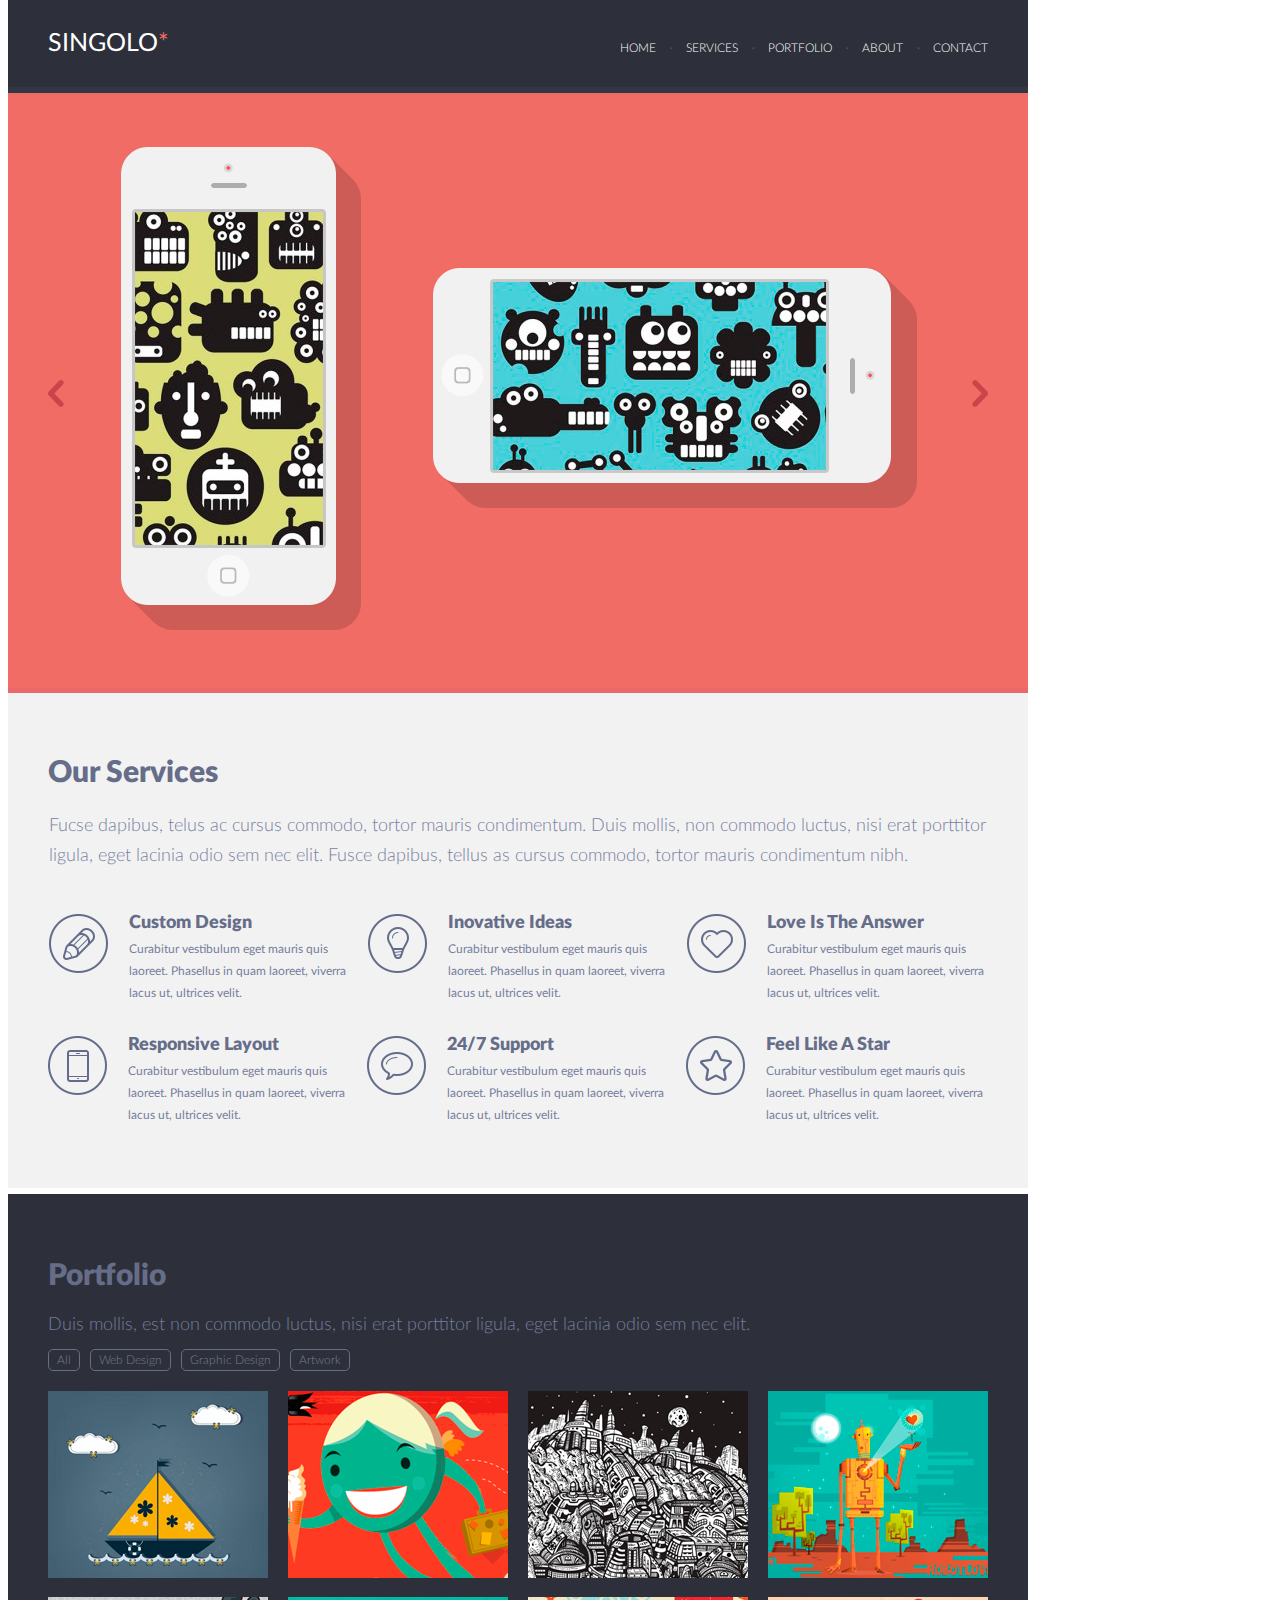
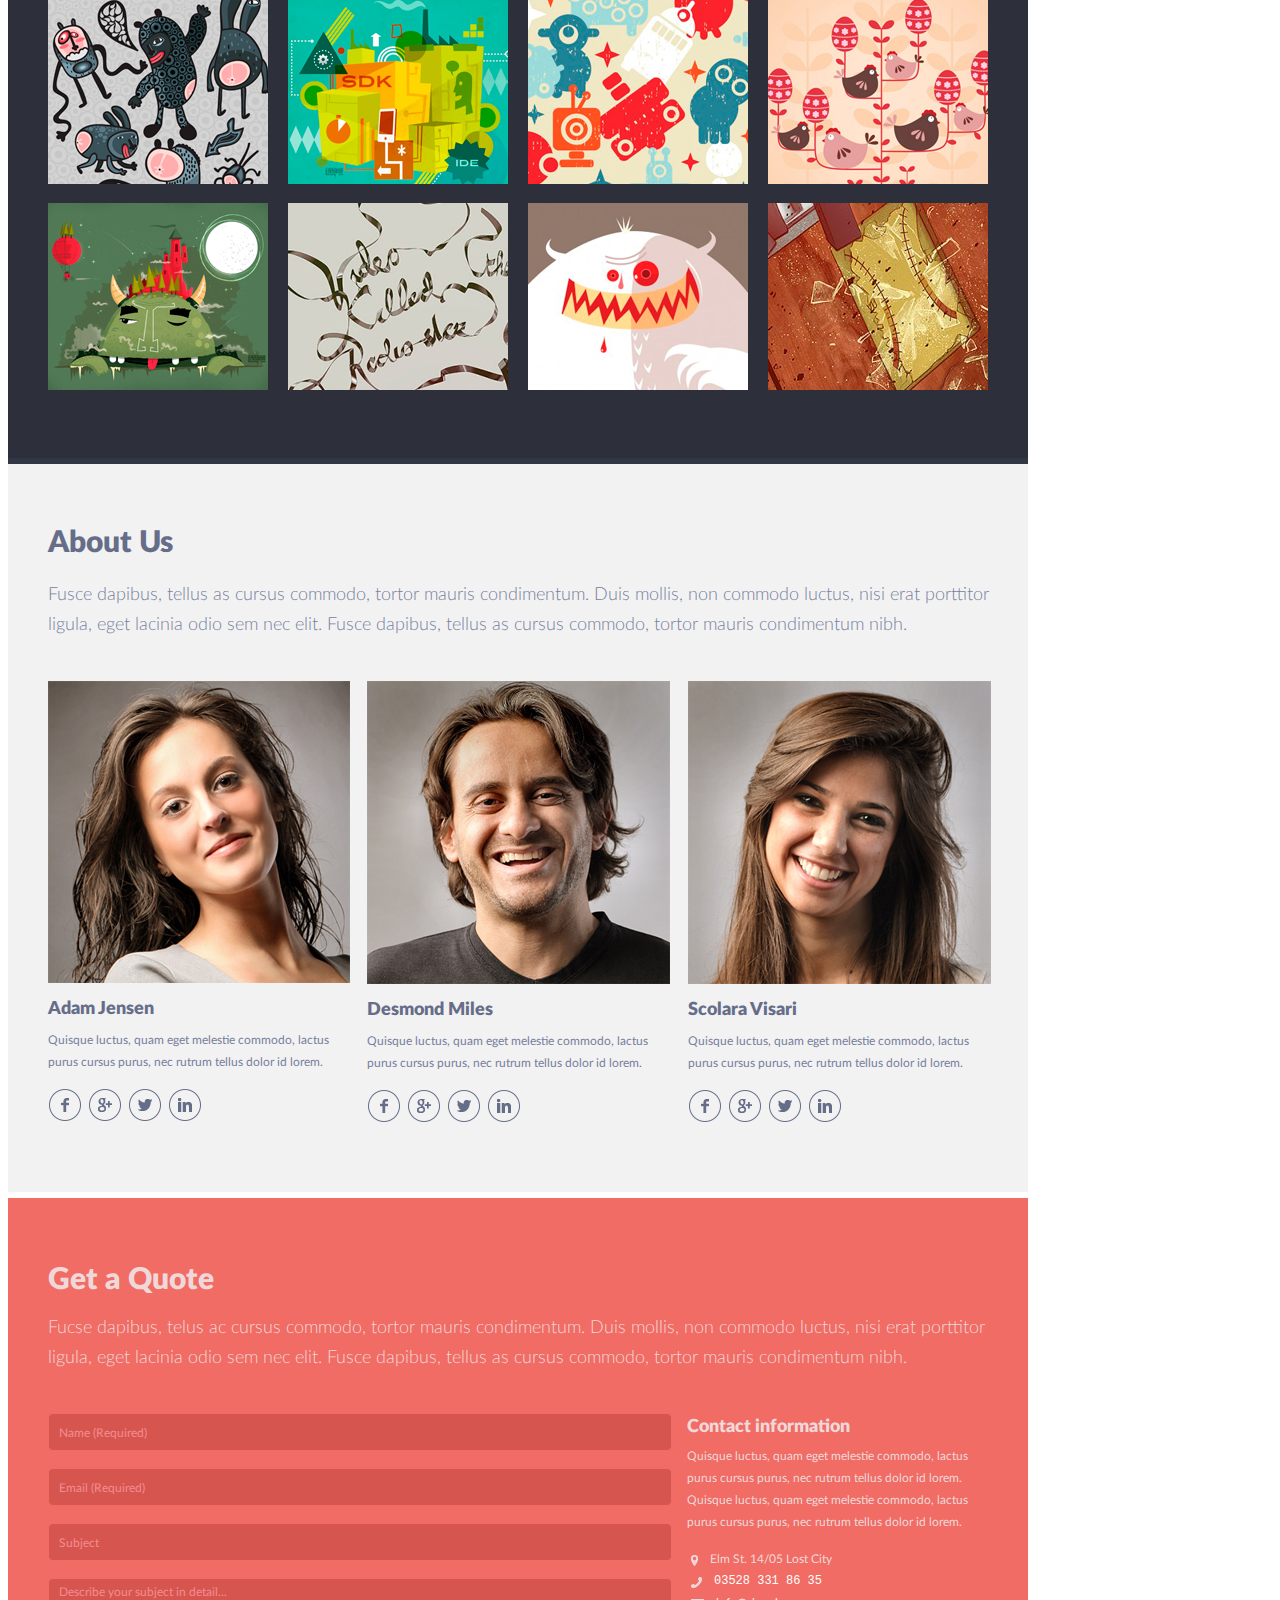
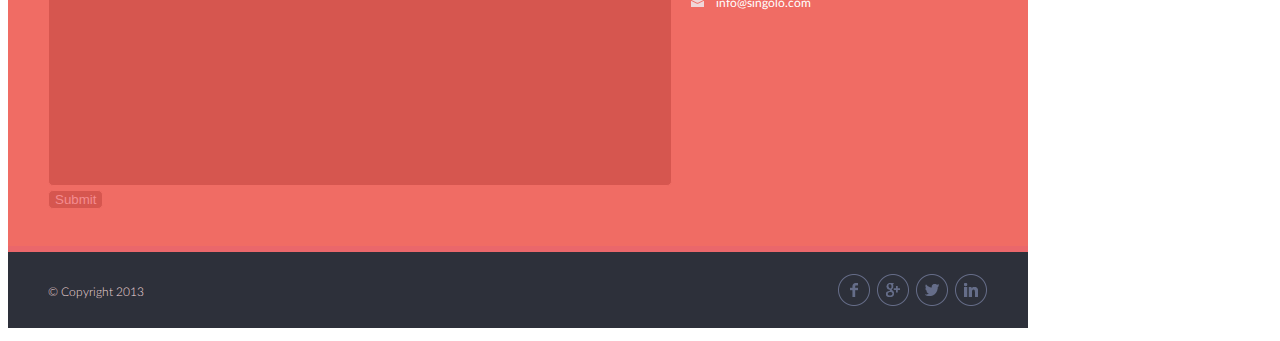
<file: index.html>
<!DOCTYPE html>
<html lang="en">
<head>
	<meta charset="utf-8">
	<title>singolo</title>
	<link rel="stylesheet" href="style.css">
</head>
<body>
	<header>
		<div class="headfixed">
		<div class="header">
			<h1>SINGOLO</h1>
			<div class="logo">
				SINGOLO<div class="red">*</div>
			</div>
			<div class="navigation">
				<p class="text"><a onclik="act()" href="#home">HOME</a></p><p class="point"><sup>.</sup></p>
				<p class="text"><a onclik="act()" href="#services">SERVICES</a></p><p class="point"><sup>.</sup></p>
				<p class="text"><a onclik="act()" href="#portfolio">PORTFOLIO</a></p><p class="point"><sup>.</sup></p>
				<p class="text"><a onclik="act()" href="#about">ABOUT</a></p><p class="point"><sup>.</sup></p>
				<p class="text"><a onclik="act()" href="#contact">CONTACT</a></p>
			</div>	    
	  	</div>
		<div class="lineheader">
		</div>
	   </div>	
	</header>	
		
	<main>
		<article id="home">
			<div class="carousel-container ">
				<div class="carousel-slides">
					<div id="lastClone" class="slide">
						<img src="assets/Slider.png" alt="">
					</div>
					<div class="slide">
						
						<div class="verticaliphone">
							<img src="assets/Vertical.png" alt="verticaliphone">	
						</div>
						<div class="horizontaliphone">											
							<img src="assets/Horizontal.png" alt="horizontaliphone">	
						</div>	
						
					</div>
					<div class="slide">
						<img src="assets/Slider.png" alt="">
					</div>
					<div id="firstClone" class="slide">
						
						<div class="verticaliphone">
							<img src="assets/Vertical.png" alt="verticaliphone">	
						</div>
						<div class="horizontaliphone">											
							<img src="assets/Horizontal.png" alt="horizontaliphone">	
						</div>
					</div>
				</div>	
				<div class="btn-container">
					<div class="btn" id="prev">	
						<img src="assets/chev.svg" alt="chev">
					</div>
					<div class="btn" id="next">
						<img src="assets/chev (1).svg" alt="chev">
					</div>
				</div>	
			</div>	
			<script src="script.js"></script>
			<div class="lineslider">
						</div>
		</article>
		<article id="services">
			<div class="ourservices">
				<div class="firstourblock">	
					<div class="head">
						<p>
							Our Services
						</p>
					</div>
					<div class="text">
						<p>
							Fucse dapibus, telus ac cursus commodo, tortor mauris condimentum. Duis mollis, non commodo luctus, nisi erat porttitor ligula, eget lacinia odio sem nec elit. Fusce dapibus, tellus as cursus commodo, tortor mauris condimentum nibh. 
						</p>
					</div>
				</div>	
				<div class="secondourblock">
					<div class="firstblock">
						<div class="first">	
							<div class="pen">
								<img src="assets/Ellipse.png" alt="pen">
							</div>	
							<div class="head">
								<p>
									Custom Design	
								</p>
							</div>
							<div class="text">
								<p>
									Curabitur vestibulum eget mauris quis laoreet. Phasellus in quam laoreet, viverra lacus ut, ultrices velit. 
								</p>
							</div>
						</div>
						<div class="second">
							<div class="bulb">
								<img src="assets/bulb.png" alt="bulb">
							</div>
							<div class="head">
								<p>
									Inovative Ideas
								</p>
							</div>
							<div class="text">
								<p>
									Curabitur vestibulum eget mauris quis laoreet. Phasellus in quam laoreet, viverra lacus ut, ultrices velit.
								</p>
							</div>
						</div>
						<div class="third">
							<div class="heart">
								<img src="assets/heart.png" alt="heart">
							</div>	
							<div class="head">
								<p>
									Love Is The Answer	
								</p>
							</div>
							<div class="text">
								<p>
									Curabitur vestibulum eget mauris quis laoreet. Phasellus in quam laoreet, viverra lacus ut, ultrices velit.
								</p>
							</div>
						</div>
					</div>
					<div class="secondblock">
						<div class="fourth">
							<div class="phone">
								<img src="assets/phone.png" alt="phone">
							</div>	
							<div class="head">
								<p>
									Responsive Layout
								</p>
							</div>
							<div class="text">
								<p>
									Curabitur vestibulum eget mauris quis laoreet. Phasellus in quam laoreet, viverra lacus ut, ultrices velit.
								</p>
							</div>
						</div>
						<div class="fifth">
							<div class="bubble">
								<img src="assets/bubble.png" alt="alt">
							</div>	
							<div class="head">
								<p>
									24/7 Support
								</p>
							</div>
							<div class="text">
								<p>
									Curabitur vestibulum eget mauris quis laoreet. Phasellus in quam laoreet, viverra lacus ut, ultrices velit.
								</p>
							</div>
						</div>
						<div class="sixth">
							<div class="star">
								<img src="assets/star.png" alt="star">
							</div>		
							<div class="head">
								<p>
									Feel Like A Star
								</p>
							</div>
							<div class="text">
								<p>
									Curabitur vestibulum eget mauris quis laoreet. Phasellus in quam laoreet, viverra lacus ut, ultrices velit.
								</p>
							</div>
					 	</div>
					</div>
				</div>
			</div>
			<div class="lineourservices">
			</div>
		</article>
	</main>
	<div id="portfolio" class="secondpage">
			<div class="firstpart">
				<div class="description">
					<div class="title">
						Portfolio
					</div>
					<div class="text">
						Duis mollis, est non commodo luctus, nisi erat porttitor ligula, eget lacinia odio sem nec elit.
					</div>	
					<div class="nav" id="portf">
						<div class="menu all" id="all">
							<p>All</p>
						</div>
						<div class="menu" id="wd">
							<p>Web Design</p>
						</div>
						<div class="menu graph" id="graph">
							<p>Graphic Design</p>
						</div>
						<div class="menu art" id="art">
							<p>Artwork</p>
						</div>
					</div>
				</div>
				<div class="gallery">
					<div class="block" id="imgs">
						<div class="img">
							<img src="assets/1.png" alt="1">
						</div>
						<div class="img">
							<img src="assets/5.png" alt="2">
						</div>
						<div class="img">
							<img src="assets/9.png" alt="3">
						</div>								
					</div>
					<div class="block">
						<div class="img">
							<img src="assets/2.png" alt="5">
						</div>
						<div class="img">
							<img src="assets/6.png" alt="6">
						</div>
						<div class="img">
							<img src="assets/10.png" alt="7">
						</div>
					</div>
					<div class="block">
						<div class="img">
							<img src="assets/3.png" alt="9">
						</div>
						<div class="img">
							<img src="assets/7.png" alt="10">
						</div>
						<div class="img">
							<img src="assets/11.png" alt="11">
						</div>
					</div>	
					<div class="block">
						<div class="img">
							<img src="assets/4.png" alt="9">
						</div>
						<div class="img">
							<img src="assets/8.png" alt="10">
						</div>
						<div class="img">
							<img src="assets/12.png" alt="11">
						</div>
					</div>
				</div>	
		</div>
		
	</div>
	<div id="about" class="lineheader"></div>
		<div class="aftersecondpart">
			<div class="aboutus">	
					<div class="secondpart">
						<div class="seconddescription">
							<div class="secondtitle">
								<p>About Us</p>
							</div>
							<div class="secondtext">
								<p>Fusce dapibus, tellus as cursus commodo, tortor mauris 	condimentum. Duis mollis, non commodo luctus, nisi erat porttitor ligula, eget lacinia odio sem nec elit. Fusce dapibus, tellus as cursus commodo, tortor mauris condimentum nibh.</p> 
							</div>
						</div>
						<div class="secondgallery">
							<div class="fotoblock">
								<div class="foto">
									<img src="assets/photo3.png" alt="firstphoto">
								</div>
								<div class="about">
									<div class="name">
										<p>Adam Jensen</p>
									</div>
									<div class="inf">
										<p>Quisque luctus, quam eget melestie commodo, lactus purus cursus purus, nec rutrum tellus dolor id lorem.</p> 
									</div>
								</div>
								<div class="link">
									<div class="img">
										<img src="assets/facebook.png" alt="facebook">
									</div>
									<div class="img">
										<img src="assets/google.png" alt="google">
									</div>
									<div class="img">
										<img src="assets/in.png" alt="twitter">
									</div>
									<div class="img">
										<img src="assets/twi.png" alt="linkedin">
									</div>
								</div>
							</div>
							<div class="secondfotoblock">
								<div class="foto">
									<img src="assets/photo2.png" alt="secondphoto">
								</div>
								<div class="about">
									<div class="name">
										<p>Desmond Miles</p>
									</div>
									<div class="inf">
										<p>Quisque luctus, quam eget melestie commodo, lactus purus cursus purus, nec rutrum tellus dolor id lorem.</p> 
									</div>
								</div>
								<div class="link">
									<div class="img">
										<img src="assets/facebook.png" alt="facebook">
									</div>
									<div class="img">
										<img src="assets/google.png" alt="google">
									</div>
									<div class="img">
										<img src="assets/in.png" alt="twitter">
									</div>
									<div class="img">
										<img src="assets/twi.png" alt="linkedin">
									</div>
								</div>
							</div>
							<div class="fotoblock">
								<div class="foto">
									<img src="assets/photo1.png" alt="thirdphoto">
								</div>
								<div class="about">
									<div class="name">
										<p>Scolara Visari</p>
									</div>
									<div class="inf">
										<p>Quisque luctus, quam eget melestie commodo, lactus 	purus cursus purus, nec rutrum tellus dolor id lorem.</p> 
									</div>
								</div>
								<div class="link">
									<div class="img">
										<img src="assets/facebook.png" alt="facebook">
									</div>
									<div class="img">
										<img src="assets/google.png" alt="google">
									</div>
									<div class="img">
										<img src="assets/in.png" alt="twitter">
									</div>
									<div class="img">
										<img src="assets/twi.png" alt="linkedin">
									</div>
								</div>
							</div>
						</div>
					</div>
				</div>
				<div class="lineourservices">
			</div>
				<div id="contact" class="thirdpage">
		<div class="getaquote">
			<div class="label">
				<p>Get a Quote</p>
			</div>
			<div class="inform">
				<p>Fucse dapibus, telus ac cursus commodo, tortor mauris condimentum. Duis mollis, non commodo luctus, nisi erat porttitor ligula, eget lacinia odio sem nec elit. Fusce dapibus, tellus as cursus commodo, tortor mauris condimentum nibh.</p> 
			</div>
			<div class="content">
				<div class="forms">
					<form action="xxx">
						<input class="inputtext" type="text" placeholder="Name (Required)" required>
						<input class="inputtext" type="text" placeholder="Email (Required)" required>
						<input class="inputtext" type="text" placeholder="Subject">
						<textarea name="name" class="sew" cols="30" rows="10" placeholder="Describe your subject in detail..."></textarea>
						<input class="submit" type="submit">
					</form>
				</div>
				<div class="note">
					<div class="caption">
						<p>Contact information</p>
					</div>
					<div class="text">
						<p>Quisque luctus, quam eget melestie commodo, lactus purus cursus purus, nec rutrum tellus dolor id lorem. Quisque luctus, quam eget melestie commodo, lactus purus cursus purus, nec rutrum tellus dolor id lorem.</p>
					</div>
					<div class="contactinf">
						<div class="inf">
							<div><img src="assets/location3.png" alt="adress">
							<p class="pad">
								Elm St. 14/05 Lost City	
							</p>
						</div>
						<div class="inf">
							<img src="assets/phone3.png" alt="phone">
							<pre><a href="035283318635">03528 331 86 35</a></pre>
						</div>
						<div class="inf">
							<img src="assets/mail3.png" alt="inf">
							<p>
								<a href="mailto:info@singolo.com">info@singolo.com</a>
							</p>
						</div>
					</div>
				</div>
			</div>
		</div>
	</div>
	</div>
	<div class="thirdpagebg"></div>
	<footer>
		<div class="footer">
			<div class="inf">
				<p class="inf">&#169 Copyright 2013</p>
			</div>
			<div class="links">
				<div class="img">
					<img src="assets/facebook.png" alt="facebook">
				</div>
				<div class="img">
					<img src="assets/google.png" alt="google">
				</div>
				<div class="img">
					<img src="assets/in.png" alt="twitter">
				</div>
				<div class="img">
					<img src="assets/twi.png" alt="linkedin">
				</div>
			</div>
		</div>
	</footer>
</body>
</html>
</file>
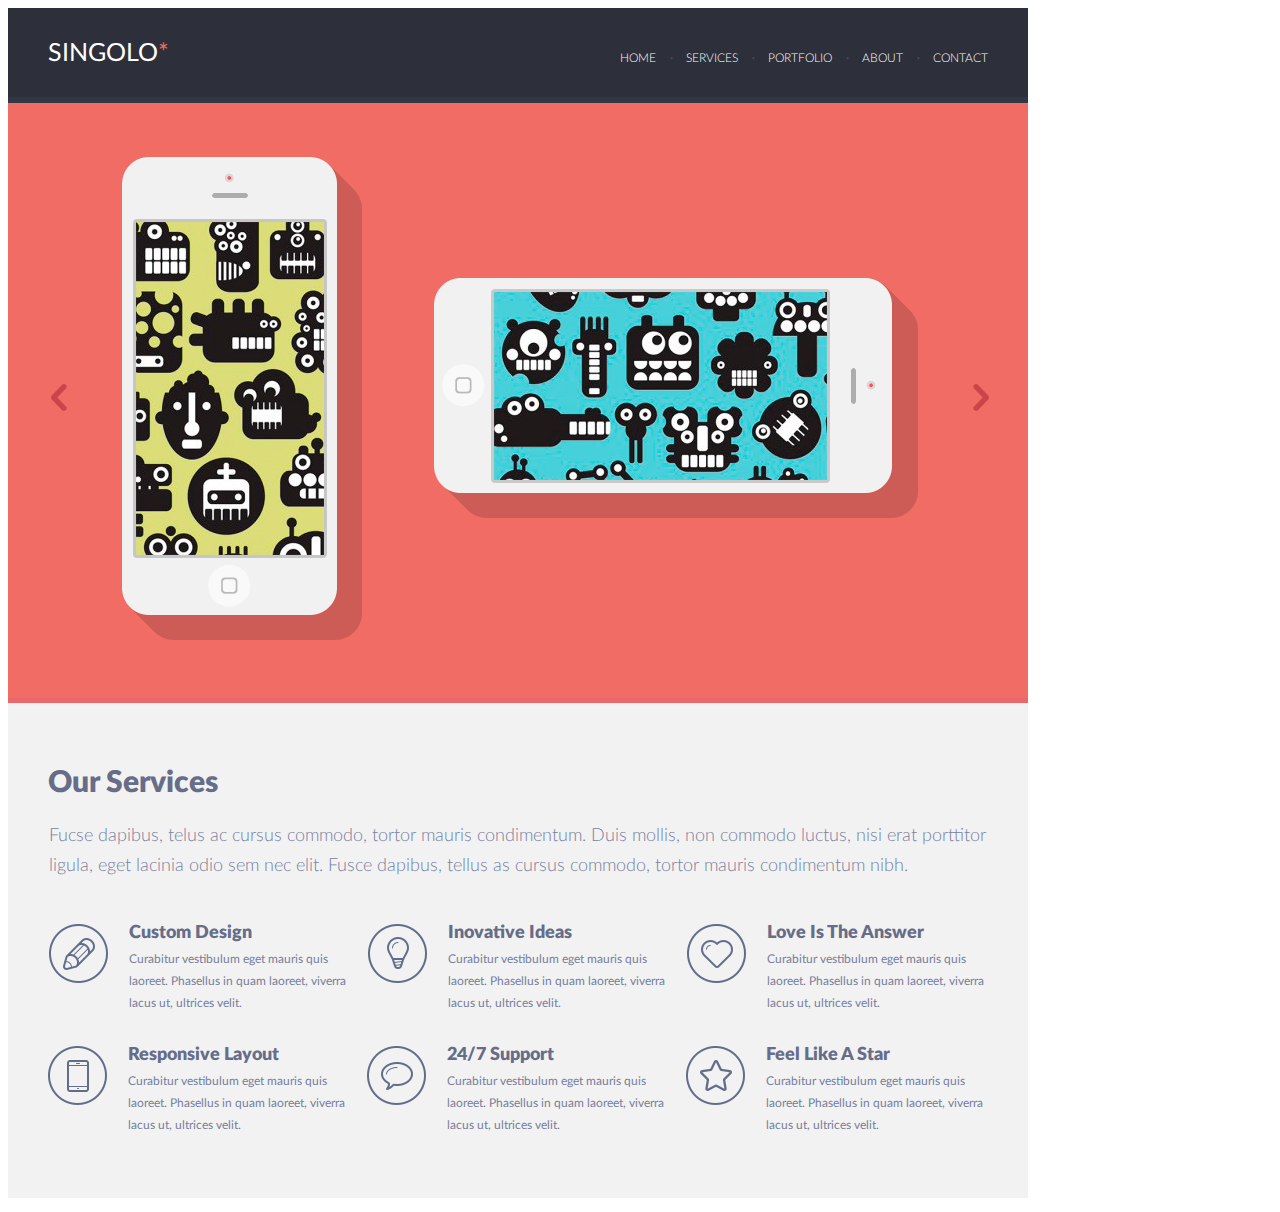
<file: singolo1.html>
<!DOCTYPE html>
<html len="en">
<head>
	<meta charset="utf-8">
	<title>singolo</title>
	<link rel="stylesheet" href="singolo1.css">
</head>
<body>
	<header>
		<div class="header">
			<h1>SINGOLO</h1>
			<div class="logo">
				SINGOLO<div class="red">*</div>
			</div>
			<div class="nav">
				<p class="text">HOME</p><p class="point"><sup>.</sup></p>
				<p class="text">SERVICES</p><p class="point"><sup>.</sup></p>
				<p class="text">PORTFOLIO</p><p class="point"><sup>.</sup></p>
				<p class="text">ABOUT</p><p class="point"><sup>.</sup></p>
				<p class="text">CONTACT</p>
			</div>	    
	  	</div>
		<div class="lineheader">
		</div>
	</header>		
	<main>
		<article>
			<div class="slider">
				<div class="leftchev">	
					<img src="assets/chev (1).png" alt="chev">
				</div>
				<div class="verticaliphone">
					<img src="assets/Vertical.png" alt="verticaliphone">	
				</div>
				<div class="horizontaliphone">											
					<img src="assets/Horizontal.png" alt="horizontaliphone">	
				</div>
				<div class="rightchev">
					<img src="assets/chev.png" alt="chev">
				</div>	
			</div>
			<div class="lineslider">
			</div>
		</article>
		<article>
			<div class="ourservices">
				<div class="firstourblock">	
					<div class="head">
						<p>
							Our Services
						</p>
					</div>
					<div class="text">
						<p>
							Fucse dapibus, telus ac cursus commodo, tortor mauris condimentum. Duis mollis, non commodo luctus, nisi erat porttitor ligula, eget lacinia odio sem nec elit. Fusce dapibus, tellus as cursus commodo, tortor mauris condimentum nibh. 
						</p>
					</div>
				</div>	
				<div class="secondourblock">
					<div class="firstblock">
						<div class="first">	
							<div class="pen">
								<img src="assets/Ellipse.png" alt="pen">
							</div>	
							<div class="head">
								<p>
									Custom Design	
								</p>
							</div>
							<div class="text">
								<p>
									Curabitur vestibulum eget mauris quis laoreet. Phasellus in quam laoreet, viverra lacus ut, ultrices velit. 
								</p>
							</div>
						</div>
						<div class="second">
							<div class="bulb">
								<img src="assets/bulb.png" alt="bulb">
							</div>
							<div class="head">
								<p>
									Inovative Ideas
								</p>
							</div>
							<div class="text">
								<p>
									Curabitur vestibulum eget mauris quis laoreet. Phasellus in quam laoreet, viverra lacus ut, ultrices velit.
								</p>
							</div>
						</div>
						<div class="third">
							<div class="heart">
								<img src="assets/heart.png" alt="heart">
							</div>	
							<div class="head">
								<p>
									Love Is The Answer	
								</p>
							</div>
							<div class="text">
								<p>
									Curabitur vestibulum eget mauris quis laoreet. Phasellus in quam laoreet, viverra lacus ut, ultrices velit.
								</p>
							</div>
						</div>
					</div>
					<div class="secondblock">
						<div class="fourth">
							<div class="phone">
								<img src="assets/phone.png" alt="phone">
							</div>	
							<div class="head">
								<p>
									Responsive Layout
								</p>
							</div>
							<div class="text">
								<p>
									Curabitur vestibulum eget mauris quis laoreet. Phasellus in quam laoreet, viverra lacus ut, ultrices velit.
								</p>
							</div>
						</div>
						<div class="fifth">
							<div class="bubble">
								<img src="assets/bubble.png" alt="alt">
							</div>	
							<div class="head">
								<p>
									24/7 Support
								</p>
							</div>
							<div class="text">
								<p>
									Curabitur vestibulum eget mauris quis laoreet. Phasellus in quam laoreet, viverra lacus ut, ultrices velit.
								</p>
							</div>
						</div>
						<div class="sixth">
							<div class="star">
								<img src="assets/star.png" alt="star">
							</div>		
							<div class="head">
								<p>
									Feel Like A Star
								</p>
							</div>
							<div class="text">
								<p>
									Curabitur vestibulum eget mauris quis laoreet. Phasellus in quam laoreet, viverra lacus ut, ultrices velit.
								</p>
							</div>
					 	</div>
					</div>
				</div>
			</div>
			<div class="lineourservices">
			</div>
		</article>
	</main>
</body>

</html>
</file>
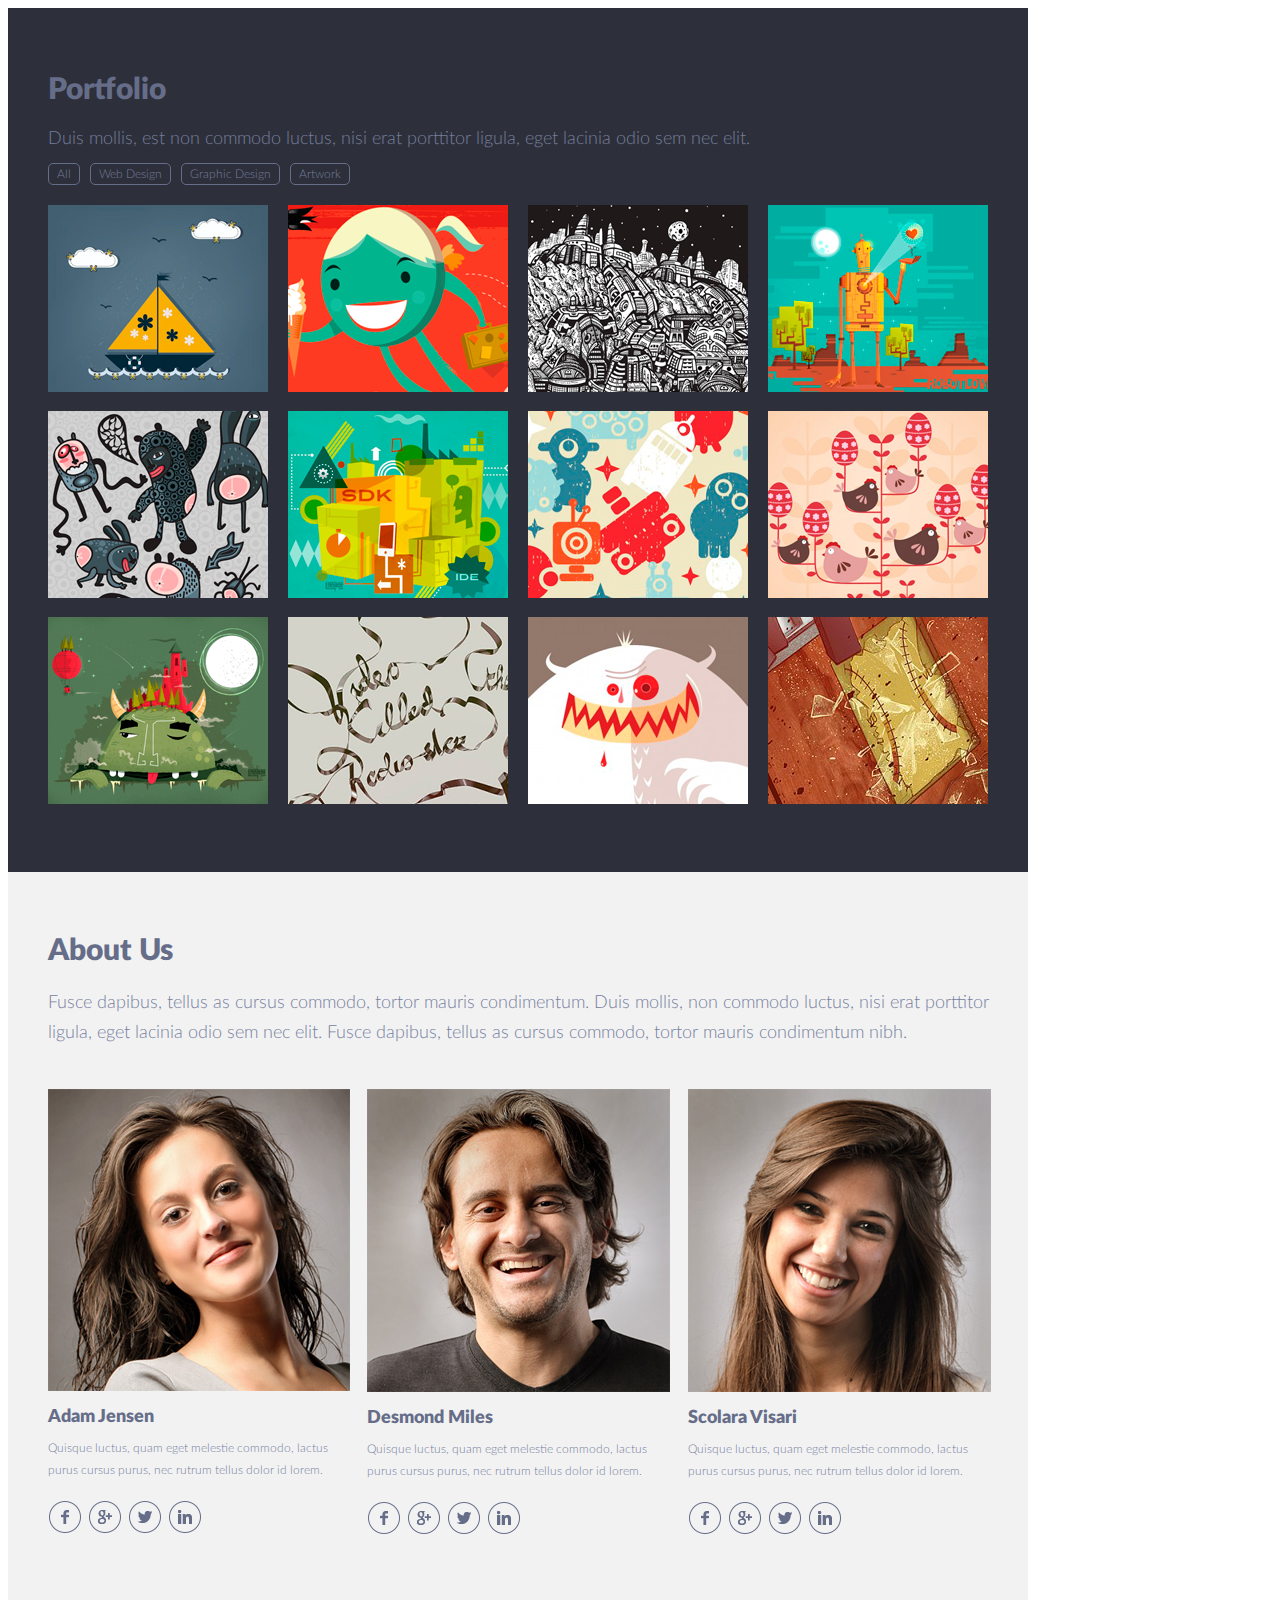
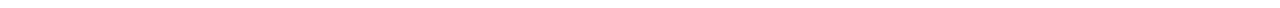
<file: singolo2.html>
<!DOCTYPE html>
<html lan="en">
	<head>
		<meta charset="utf-8">
		<title>singolo</title>
		<link rel="stylesheet" href="singolo2.css">
	</head>
	<body>
		<div class="secondpage">
			<div class="firstpart">
				<div class="description">
					<div class="title">
						Portfolio
					</div>
					<div class="text">
						Duis mollis, est non commodo luctus, nisi erat porttitor ligula, eget lacinia odio sem nec elit.
					</div>	
					<div class="nav">
						<div class="menu">
							<p>All</p>
						</div>
						<div class="menu">
							<p>Web Design</p>
						</div>
						<div class="menu">
							<p>Graphic Design</p>
						</div>
						<div class="menu">
							<p>Artwork</p>
						</div>
					</div>
				</div>
				<div class="gallery">
					<div class="block">
						<div class="img">
							<img src="assets/1.png" alt="1">
						</div>
						<div class="img">
							<img src="assets/5.png" alt="2">
						</div>
						<div class="img">
							<img src="assets/9.png" alt="3">
						</div>								
					</div>
					<div class="block">
						<div class="img">
							<img src="assets/2.png" alt="5">
						</div>
						<div class="img">
							<img src="assets/6.png" alt="6">
						</div>
						<div class="img">
							<img src="assets/10.png" alt="7">
						</div>
					</div>
					<div class="block">
						<div class="img">
							<img src="assets/3.png" alt="9">
						</div>
						<div class="img">
							<img src="assets/7.png" alt="10">
						</div>
						<div class="img">
							<img src="assets/11.png" alt="11">
						</div>
					</div>	
					<div class="block">
						<div class="img">
							<img src="assets/4.png" alt="9">
						</div>
						<div class="img">
							<img src="assets/8.png" alt="10">
						</div>
						<div class="img">
							<img src="assets/12.png" alt="11">
						</div>
					</div>
				</div>	
		</div>
		<div class="firstbottomline"></div>
	</div>
		<div class="aftersecondpart">
			<div class="aboutus">	
					<div class="secondpart">
						<div class="seconddescription">
							<div class="secondtitle">
								<p>About Us</p>
							</div>
							<div class="secondtext">
								<p>Fusce dapibus, tellus as cursus commodo, tortor mauris 	condimentum. Duis mollis, non commodo luctus, nisi erat porttitor ligula, eget lacinia odio sem nec elit. Fusce dapibus, tellus as cursus commodo, tortor mauris condimentum nibh.</p> 
							</div>
						</div>
						<div class="secondgallery">
							<div class="fotoblock">
								<div class="foto">
									<img src="assets/photo3.png" alt="firstphoto">
								</div>
								<div class="about">
									<div class="name">
										<p>Adam Jensen</p>
									</div>
									<div class="inf">
										<p>Quisque luctus, quam eget melestie commodo, lactus purus cursus purus, nec rutrum tellus dolor id lorem.</p> 
									</div>
								</div>
								<div class="link">
									<div class="img">
										<img src="assets/facebook.png" alt="facebook">
									</div>
									<div class="img">
										<img src="assets/google.png" alt="google">
									</div>
									<div class="img">
										<img src="assets/in.png" alt="twitter">
									</div>
									<div class="img">
										<img src="assets/twi.png" alt="linkedin">
									</div>
								</div>
							</div>
							<div class="secondfotoblock">
								<div class="foto">
									<img src="assets/photo2.png" alt="secondphoto">
								</div>
								<div class="about">
									<div class="name">
										<p>Desmond Miles</p>
									</div>
									<div class="inf">
										<p>Quisque luctus, quam eget melestie commodo, lactus purus cursus purus, nec rutrum tellus dolor id lorem.</p> 
									</div>
								</div>
								<div class="link">
									<div class="img">
										<img src="assets/facebook.png" alt="facebook">
									</div>
									<div class="img">
										<img src="assets/google.png" alt="google">
									</div>
									<div class="img">
										<img src="assets/in.png" alt="twitter">
									</div>
									<div class="img">
										<img src="assets/twi.png" alt="linkedin">
									</div>
								</div>
							</div>
							<div class="fotoblock">
								<div class="foto">
									<img src="assets/photo1.png" alt="thirdphoto">
								</div>
								<div class="about">
									<div class="name">
										<p>Scolara Visari</p>
									</div>
									<div class="inf">
										<p>Quisque luctus, quam eget melestie commodo, lactus 	purus cursus purus, nec rutrum tellus dolor id lorem.</p> 
									</div>
								</div>
								<div class="link">
									<div class="img">
										<img src="assets/facebook.png" alt="facebook">
									</div>
									<div class="img">
										<img src="assets/google.png" alt="google">
									</div>
									<div class="img">
										<img src="assets/in.png" alt="twitter">
									</div>
									<div class="img">
										<img src="assets/twi.png" alt="linkedin">
									</div>
								</div>
							</div>
						</div>
					</div>
				</div>
	</body>
</html>
</file>
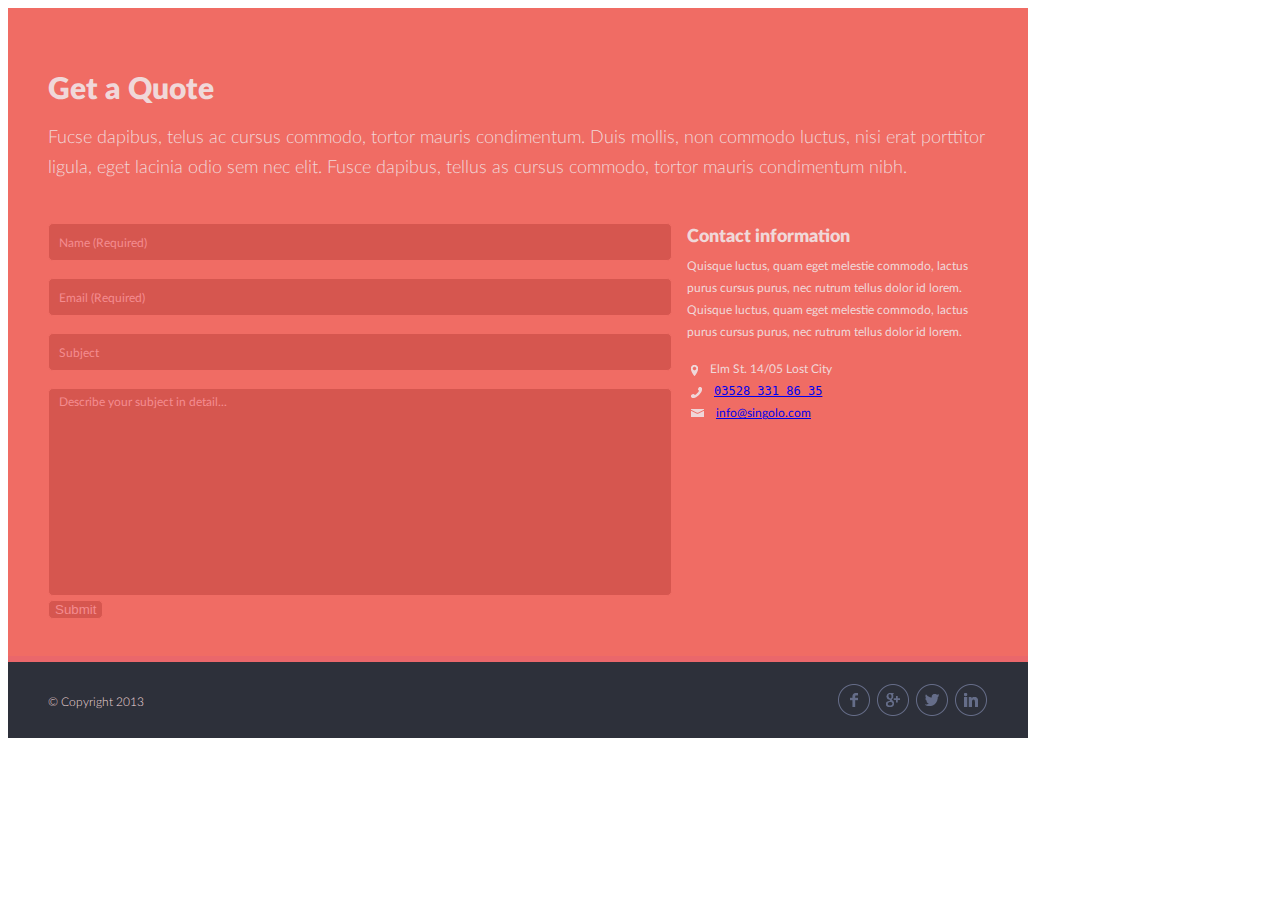
<file: singolo3.html>
<!DOCTYPE html>
<html lang="en">
<head>
	<meta charset="utf-8">
	<title>singolo</title>
	<link rel="stylesheet" href="singolo3.css">
</head>
<body>
	<div class="thirdpage">
		<div class="getaquote">
			<div class="label">
				<p>Get a Quote</p>
			</div>
			<div class="inform">
				<p>Fucse dapibus, telus ac cursus commodo, tortor mauris condimentum. Duis mollis, non commodo luctus, nisi erat porttitor ligula, eget lacinia odio sem nec elit. Fusce dapibus, tellus as cursus commodo, tortor mauris condimentum nibh.</p> 
			</div>
			<div class="content">
				<div class="forms">
					<form action="xxx">
						<input class="inputtext" type="text" placeholder="Name (Required)" required>
						<input class="inputtext" type="text" placeholder="Email (Required)" required>
						<input class="inputtext" type="text" placeholder="Subject">
						<textarea name="name" class="sew" cols="30" rows="10" placeholder="Describe your subject in detail..."></textarea>
						<input class="submit" type="submit">
					</form>
				</div>
				<div class="note">
					<div class="caption">
						<p>Contact information</p>
					</div>
					<div class="text">
						<p>Quisque luctus, quam eget melestie commodo, lactus purus cursus purus, nec rutrum tellus dolor id lorem. Quisque luctus, quam eget melestie commodo, lactus purus cursus purus, nec rutrum tellus dolor id lorem.</p>
					</div>
					<div class="contactinf">
						<div class="inf">
							<div><img src="assets/location3.png" alt="adress">
							<p class="pad">
								Elm St. 14/05 Lost City	
							</p>
						</div>
						<div class="inf">
							<img src="assets/phone3.png" alt="phone">
							<pre><a href="035283318635">03528 331 86 35</a></pre>
						</div>
						<div class="inf">
							<img src="assets/mail3.png" alt="inf">
							<p>
								<a href="mailto:info@singolo.com">info@singolo.com</a>
							</p>
						</div>
					</div>
				</div>
			</div>
		</div>
	</div>
	</div>
	<div class="thirdpagebg"></div>
	<footer>
		<div class="footer">
			<div class="inf">
				<p class="inf">&#169 Copyright 2013</p>
			</div>
			<div class="links">
				<div class="img">
					<img src="assets/facebook.png" alt="facebook">
				</div>
				<div class="img">
					<img src="assets/google.png" alt="google">
				</div>
				<div class="img">
					<img src="assets/in.png" alt="twitter">
				</div>
				<div class="img">
					<img src="assets/twi.png" alt="linkedin">
				</div>
			</div>
		</div>
	</footer>
</body>
</html>
</file>
<file: style.css>
@font-face {
	font-family: 'Lato';
	src: url('assets/Lato-Black.eot');
	src: local('☺'), url('assets/Lato-Black.woff') format('woff'), url('assets/Lato-Black.ttf') format('truetype'), url('assets/Lato-Black.svg') format('svg');
	font-weight: 900;
	font-style: normal;
}

@font-face {
	font-family: 'Lato';
	src: url('assets/Lato-Bold.eot');
	src: local('☺'), url('assets/Lato-Bold.woff') format('woff'), url('assets/Lato-Bold.ttf') format('truetype'), url('assets/Lato-Bold.svg') format('svg');
	font-weight: 700;
	font-style: normal;
}


@font-face {
	font-family: 'Lato';
	src: url('assets/Lato-Light.eot');
	src: local('☺'), url('assets/Lato-Light.woff') format('woff'), url('assets/Lato-Light.ttf') format('truetype'), url('assets/Lato-Light.svg') format('svg');
	font-weight: 300;
	font-style: normal;
}

@font-face {
	font-family: 'Lato';
	src: url('assets/Lato-LightItalic.eot');
	src: local('☺'), url('assets/Lato-LightItalic.woff') format('woff'), url('assets/Lato-LightItalic.ttf') format('truetype'), url('assets/Lato-LightItalic.svg') format('svg');
	font-weight: 300;
	font-style: italic;
}

@font-face {
	font-family: 'Lato';
	src: url('assets/Lato-Regular.eot');
	src: local('☺'), url('assets/Lato-Regular.woff') format('woff'), url('assets/Lato-Regular.ttf') format('truetype'), url('assets/Lato-Regular.svg') format('svg');
	font-weight: normal;
	font-style: normal;
}

h1{
	display: none;
}

a{
	text-decoration: none;
	color: #ffffff;

}

a:hover{
	color: #f06c64;
}

 
 
.header{
	margin-top: -10px;
	width: 1020px;
	height: 89px;
	background-color: #2d303a;
}
.headfixed{
	position: fixed;
	z-index: 999999;
}

.lineheader{
	width: 1020px;
	height: 6px;
	background-color: #323746;
	

}


.carousel-slides {
    width: 100%;
    height: 100%;
    position: relative;
    left: 0;
    top: 0;
}

.carousel-container {
	padding-top: 85px;
    display:block ;
    width: 1020px;
    height: 595px;
    overflow: hidden;
    position: relative;
}

.slide{
	width: 1020px;
	height: 595px;
	background-color: #f06c64;
	display: flex;
    flex-direction: row;
    justify-content: flex-start;
    top: 0;
    position: absolute;
}

.slide:nth-child(1) {
    left: 0;
}

.slide:nth-child(2) {
    left: 100%;
}

.slide:nth-child(3) {
    left: 200%;
}

.slide:nth-child(4) {
    left: 300%;
}

.lineslider{
	width: 1020px;
	height: 5px;
	background-color: #ea676b;
	
}
 
.ourservices{
	width: 1020px;
	height: 495px;
	background-color: #f2f2f2;
}

.lineourservices{
	width: 1020px;
	height: 6px;
	background-color: #ffffff;
}

.red{
	color:#f06c64;	
}

.logo{
	display: flex;
	align-items: center;
	padding: 40px;
	font-family: "Lato";
	font-weight: normal;
	font-size: 25px;
	line-height: 6px;
	color: #ffffff;
	float: left;
	
}

.navigation{
	height: 100%;
	font-size: 12px;
	color: #ffffff;
	font-family: "Lato";
	font-weight: 300;
	display: flex;
	align-items: center;
	justify-content: flex-end;
	padding-top: 5px;
	padding-right: 40px;
}

.navigation .text{
	cursor: pointer;
}

.navigation .text:hover{
	color: #f06c64;
}

.point{
	padding-left: 13px;
	padding-right: 12px;
	color:#494e62;
	font-size: 25px;
	padding-bottom: 4px;
}

.verticaliphone{
	weight: 200px;		
	padding-left: 113px;
	padding-top: 54px;
	/*margin: -16px;*/
}

.horizontaliphone{
	padding-top: 175px;
	padding-left: 72px;	
}

.btn-container {
    display: flex;
    justify-content: space-between;
    position: relative;	
}

.btn {
	margin-top: -308px;
}

.btn:nth-child(1){
	padding-left: 40px;
}

.btn:nth-child(2){
	padding-right: 40px;
}

/*.leftchev
{

	margin-top: -300px;
	padding-left: 43px;
	position: absolute;
}

.rightchev{
	position: absolute;
	padding-left:55px; 
	margin-top: -300px;

}*/

.btn img{
	cursor: pointer;
 	-moz-transition: all 0.1s ease-out;
	-o-transition: all 0.1s ease-out;
	-webkit-transition: all 0.1s ease-out;
}

 .btn img:hover{
	-webkit-transform: scale(1.2);
	-moz-transform: scale(1.2);
	-o-transform: scale(1.2);
}

.firstourblock .head{
	font-size: 30px;
	line-height: 18px;
	color: #666d89;
	font-family: "Lato";
 	font-weight: 900;
	text-align: left;
	padding-left: 40px;
	padding-top: 38px;
}

.firstourblock .text{
	width: 940px;
	height: 57px;
	font-size: 18px;
	line-height: 30px;
	color: #767e9e;
	font-family: "Lato";
	font-weight: 300;
	text-align: left;
	padding-left: 41px;
	padding-bottom: 10px;
}

.secondourblock .firstblock{
	display: flex;
    flex-direction: row;
    justify-content: flex-start;
    padding-left: 41px;
    padding-top: 18px;
}

.secondourblock .secondblock{
	display: flex;
    flex-direction: row;
    justify-content: flex-start;
    padding-left: 40px;
}

 .head{
	font-size: 18px;
	line-height: 18px;
	color: #666d89;
	font-family: "Lato";
	font-weight: 900;
	text-align: left;
	padding-left: 80px;


 }

 .firstblock .text, .secondblock .text{ 
 	width: 219px;
	font-size: 12px;
	line-height: 22px;
	color: #767e9e;
	font-family: "Lato";
	font-weight: 400;
	text-align: left;
	padding-left: 80px;
	margin-right: 20px;
	margin-top: -10px;
 }

 .firstblock img, .secondblock img{
 	float: left;
	padding-top: 20px;
 }

.secondpage{
	width: 1020px;
	height: 864px;
	background-color: #2d303a;
}
.firstpart{	
	
	padding-left: 40px;
	padding-top: 70px;
}

.description .title{
	font-size: 30px;
	line-height: 18px;
	color: #666d89;
	font-family: "Lato";
	font-weight: 900;
	text-align: left;
	padding-bottom: 15px;
}

.description .text{
	font-size: 18px;
	line-height: 30px;
	color: #767e9e;
	font-family: "Lato";
	font-weight: 300;
	text-align: left;
	margin: 11px 0;
}
 .nav {
 	display: flex;
    flex-direction: row;
    justify-content: flex-start;
    margin-bottom: 20px;

 }
 .nav .menu{
	margin-right: 10px;
	border-radius: 5px;
	border: 1px solid #666d89;
	cursor: pointer;
 }


 .menu p{
 	font-size: 12px;
	line-height: 20px;
	color: #767e9e;
	font-family: "Lato";
	font-weight: 300;
	padding: 0 5px;
	margin:0 3px;
}


.menu p:hover{
  color:#f06c64;
 	
  border-radius: 5px;
  margin:0 3px;	
  padding: 0 5px;
 }

 .nav .menu:hover{
 	border: 1px solid #f06c64;
 }

 .gallery{	
 	display: flex;
    flex-direction: row;
    justify-content: flex-start;
    padding-bottom: 49px;
    clip:auto;
 }

 .block{
	/*display: flex;
    flex-direction: row;
    justify-content: flex-start;
    padding-bottom: 15px;*/
}

.block .img{
	padding-right: 20px;
	padding-bottom: 15px;

}

.firstbottomline{
	width: 1020px;
	height: 6px;
	background-color: #323746;
	margin: 0;
	padding: 0;
}

.secondbottomline{
	width: 1020px;
	height: 6px;
	background-color: #ffffff;
}

.aboutus{
	height: 728px;
	width: 1020px;
	background-color: #f2f2f2;
	margin:0;
	padding: 0;
}

.secondpart{
	padding-left: 40px;
	padding-top: 35px;
}

.secondgallery{
	display: flex;
    flex-direction: row;
    justify-content: flex-start;
}

.link{
	padding-top: 20px;
	display: flex;
    flex-direction: row;
    justify-content: flex-start;
}

.secondtitle{
	font-size: 30px;
	line-height: 16px;
	color: #666d89;
	font-family: "Lato";
	font-weight: 900;
	text-align: left;
	padding-top: 3px;
}

 .secondtext{
	font-size: 18px;
	line-height: 30px;
	color: #767e9e;
	font-family: "Lato";
	font-weight: 300;
	text-align: left;
	padding-bottom: 25px;
}

.about .inf{
	
	font-size: 12px;
	line-height: 22px;
	color: #767e9e;
	font-family: "Lato";
	font-weight: 400;
	text-align: left;
	margin-top: -5px;
	padding-bottom: 7px;
}

.about .name{
	font-size: 18px;
	line-height: 18px;
	color: #666d89;
	font-family: "Lato";
	font-weight: 900;
	text-align: left;
}

.about{
	margin-top: -7px;
}

.fotoblock{
	width: 303px;
	padding-right: 16px;
}

.secondfotoblock{
	width: 303px;
	padding-right: 18px;
}

.link .img{
	width: 30px;
	padding-right: 10px;
	margin:0;
	cursor: pointer;
 	-moz-transition: all 0.1s ease-out;
	-o-transition: all 0.1s ease-out;
	-webkit-transition: all 0.1s ease-out;
}

.link .img:hover{
	-webkit-transform: scale(1.1);
	-moz-transform: scale(1.1);
	-o-transform: scale(1.1);
}
.thirdpage{
	width: 1020px;
	height: 648px;
	background-color: #f06c64;
}

.getaquote{
	padding-left: 40px;
	padding-top: 40px; 
}

.getaquote .label{
	font-size: 30px;
	line-height: 18px;
	color: #f0d8d9;
	font-family: "Lato";
	font-weight: 900;
	text-align: left;
	margin-bottom: -5px;
}

.getaquote .inform{
	width: 940px;
	height: 57px;
	font-size: 18px;
	line-height: 30px;
	color: #f0d8d9;
	font-family: "Lato";
	font-weight: 300;
	text-align: left;
	margin-bottom: 45px;
}

.getaquote .content{
	display: flex;
    flex-direction: row;
    justify-content: flex-start;
  
}

.getaquote .note{
	padding-left: 20px;
}

.content .forms{
	width: 619px;
}

.note .caption{
	font-size: 18px;
	line-height: 18px;
	color: #f0d8d9;
	font-family: "Lato";
	font-weight: 900;
	text-align: left;
	margin-top: -15px;
	margin-bottom: -7px;
}

.note .text {
	margin-bottom: 15px;
}

.contactinf .inf, .note .text{
	width: 300px;
	font-size: 12px;
	line-height: 22px;
	color: #f0d8d9;
	font-family: "Lato";
	font-weight: 400;
	text-align: left;
}

.inputtext{
	margin-bottom: 17px;
	width: 610px;
	height: 34px;
	border-radius: 5px;
	border: 1px solid #f06c64;
	background-color: #d6564f;
}

.inputtext , .sew{
	font-size: 12px;
	line-height: 22px;
	color: #f48c8f;
	font-family: "Lato";
	font-weight: 400;
	text-align: left;
	padding-left: 10px;

}

.submit{
	border-radius: 5px;
	border: 1px solid #f06c64;
	background-color: #d6564f;
	color: #f48c8f;
}

::placeholder { 
  	color: #f48c8f;
  opacity: 1; 
}

:-ms-input-placeholder { 
	color: #f48c8f;
}

::-ms-input-placeholder { 
	color: #f48c8f;
}

.sew{
	resize: none;
	width: 610px;
	height: 202px;
	border-radius: 5px;
	border: 1px solid #f06c64;
	background-color: #d6564f;
}

.inf img:first-child , .inf p:first-child
{
	
}

.inf img{
	padding-left: 4px;
	padding-right: 12px;
	padding-top: 7px;
	float: left;
}

.inf p, .inf pre{
	margin-bottom: -12px; 
}

.pad{

}

.thirdpagebg{
	width: 1020px;
	height: 6px;
	background-color: #ea676b;
}	

footer{
	width: 1020px;
	height: 76px;
	background-color: #2d303a;
}

.footer{
	padding-left: 40px;
	padding-right: 40px;
}

.footer .inf{
	padding-top: 10px;
	font-size: 12px;
	font-family: "Lato";
	font-weight: 300;
	text-align: left;
	color: #f0d8d9;

}

.footer .links{
	height: 68px;
	display: flex;
    flex-direction: row;
    justify-content: flex-end;
    margin-top: -26px;
}

.links .img{
	padding-left: 5px;
	cursor: pointer;
 	-moz-transition: all 0.1s ease-out;
	-o-transition: all 0.1s ease-out;
	-webkit-transition: all 0.1s ease-out;
}
 
.links .img:hover{
	-webkit-transform: scale(1.1);
	-moz-transform: scale(1.1);
	-o-transform: scale(1.1);
}
</file>
<file: singolo1.css>
@font-face {
	font-family: 'Lato';
	src: url('assets/Lato-Black.eot');
	src: local('☺'), url('assets/Lato-Black.woff') format('woff'), url('assets/Lato-Black.ttf') format('truetype'), url('assets/Lato-Black.svg') format('svg');
	font-weight: 900;
	font-style: normal;
}

@font-face {
	font-family: 'Lato';
	src: url('assets/Lato-Bold.eot');
	src: local('☺'), url('assets/Lato-Bold.woff') format('woff'), url('assets/Lato-Bold.ttf') format('truetype'), url('assets/Lato-Bold.svg') format('svg');
	font-weight: 700;
	font-style: normal;
}


@font-face {
	font-family: 'Lato';
	src: url('assets/Lato-Light.eot');
	src: local('☺'), url('assets/Lato-Light.woff') format('woff'), url('assets/Lato-Light.ttf') format('truetype'), url('assets/Lato-Light.svg') format('svg');
	font-weight: 300;
	font-style: normal;
}

@font-face {
	font-family: 'Lato';
	src: url('assets/Lato-LightItalic.eot');
	src: local('☺'), url('assets/Lato-LightItalic.woff') format('woff'), url('assets/Lato-LightItalic.ttf') format('truetype'), url('assets/Lato-LightItalic.svg') format('svg');
	font-weight: 300;
	font-style: italic;
}

@font-face {
	font-family: 'Lato';
	src: url('assets/Lato-Regular.eot');
	src: local('☺'), url('assets/Lato-Regular.woff') format('woff'), url('assets/Lato-Regular.ttf') format('truetype'), url('assets/Lato-Regular.svg') format('svg');
	font-weight: normal;
	font-style: normal;
}

h1{
	display: none;
}
 
.header{
	width: 1020px;
	height: 89px;
	background-color: #2d303a;
}

.lineheader{
	width: 1020px;
	height: 6px;
	background-color: #323746;

}

.slider{
	width: 1020px;
	height: 595px;
	background-color: #f06c64;
	display: flex;
    flex-direction: row;
    justify-content: flex-start;
}

.lineslider{
	width: 1020px;
	height: 5px;
	background-color: #ea676b;
}
 
.ourservices{
	width: 1020px;
	height: 495px;
	background-color: #f2f2f2;
}

.lineourservices{
	width: 1020px;
	height: 6px;
	background-color: #ffffff;
}

.red{
	color:#f06c64;	
}

.logo{
	display: flex;
	align-items: center;
	padding: 40px;
	font-family: "Lato";
	font-weight: normal;
	font-size: 25px;
	line-height: 6px;
	color: #ffffff;
	float: left;
	
}

.nav{
	height: 100%;
	font-size: 12px;
	color: #ffffff;
	font-family: "Lato";
	font-weight: 300;
	display: flex;
	align-items: center;
	justify-content: flex-end;
	padding-top: 5px;
	padding-right: 40px;
}

.nav .text{
	cursor: pointer;
}

.nav .text:hover{
	color: #f06c64;
}

.point{
	padding-left: 13px;
	padding-right: 12px;
	color:#494e62;
	font-size: 25px;
	padding-bottom: 4px;
}

.verticaliphone{
	weight: 200px;		
	padding-left: 55px;
	padding-top: 54px;
	/*margin: -16px;*/
}

.horizontaliphone{
	padding-top: 175px;
	padding-left: 72px;	
}

.leftchev
{

	padding-top: 281px;
	padding-left: 43px;
}

.rightchev{

	padding-left:55px; 
	padding-top: 281px;

}

.leftchev img, .rightchev img{
	cursor: pointer;
 	-moz-transition: all 0.1s ease-out;
	-o-transition: all 0.1s ease-out;
	-webkit-transition: all 0.1s ease-out;
}

 .leftchev img:hover, .rightchev img:hover {
	-webkit-transform: scale(1.2);
	-moz-transform: scale(1.2);
	-o-transform: scale(1.2);
}

.firstourblock .head{
	font-size: 30px;
	line-height: 18px;
	color: #666d89;
	font-family: "Lato";
 	font-weight: 900;
	text-align: left;
	padding-left: 40px;
	padding-top: 38px;
}

.firstourblock .text{
	width: 940px;
	height: 57px;
	font-size: 18px;
	line-height: 30px;
	color: #767e9e;
	font-family: "Lato";
	font-weight: 300;
	text-align: left;
	padding-left: 41px;
	padding-bottom: 10px;
}

.secondourblock .firstblock{
	display: flex;
    flex-direction: row;
    justify-content: flex-start;
    padding-left: 41px;
    padding-top: 18px;
}

.secondourblock .secondblock{
	display: flex;
    flex-direction: row;
    justify-content: flex-start;
    padding-left: 40px;
}

 .head{
	font-size: 18px;
	line-height: 18px;
	color: #666d89;
	font-family: "Lato";
	font-weight: 900;
	text-align: left;
	padding-left: 80px;


 }

 .firstblock .text, .secondblock .text{ 
 	width: 219px;
	font-size: 12px;
	line-height: 22px;
	color: #767e9e;
	font-family: "Lato";
	font-weight: 400;
	text-align: left;
	padding-left: 80px;
	margin-right: 20px;
	margin-top: -10px;
 }

 .firstblock img, .secondblock img{
 	float: left;
	padding-top: 20px;
 }
</file>
<file: singolo2.css>
@font-face {
	font-family: 'Lato';
	src: url('assets/Lato-Black.eot');
	src: local('☺'), url('assets/Lato-Black.woff') format('woff'), url('assets/Lato-Black.ttf') format('truetype'), url('assets/Lato-Black.svg') format('svg');
	font-weight: 900;
	font-style: normal;
}

@font-face {
	font-family: 'Lato';
	src: url('assets/Lato-Light.eot');
	src: local('☺'), url('assets/Lato-Light.woff') format('woff'), url('assets/Lato-Light.ttf') format('truetype'), url('assets/Lato-Light.svg') format('svg');
	font-weight: 300;
	font-style: normal;
}

.secondpage{
	width: 1020px;
	height: 864px;
	background-color: #2d303a;
}
.firstpart{	
	
	padding-left: 40px;
	padding-top: 70px;
}

.description .title{
	font-size: 30px;
	line-height: 18px;
	color: #666d89;
	font-family: "Lato";
	font-weight: 900;
	text-align: left;
	padding-bottom: 15px;
}

.description .text{
	font-size: 18px;
	line-height: 30px;
	color: #767e9e;
	font-family: "Lato";
	font-weight: 300;
	text-align: left;
	margin: 11px 0;
}
 .nav {
 	display: flex;
    flex-direction: row;
    justify-content: flex-start;
    margin-bottom: 20px;

 }
 .nav .menu{
	margin-right: 10px;
	border-radius: 5px;
	border: 1px solid #666d89;
	cursor: pointer;
 }


 .menu p{
 	font-size: 12px;
	line-height: 20px;
	color: #767e9e;
	font-family: "Lato";
	font-weight: 300;
	padding: 0 5px;
	margin:0 3px;
}


.menu p:hover{
  color:#f06c64;
 	
  border-radius: 5px;
  margin:0 3px;	
  padding: 0 5px;
 }

 .nav .menu:hover{
 	border: 1px solid #f06c64;
 }

 .gallery{	
 	display: flex;
    flex-direction: row;
    justify-content: flex-start;
    padding-bottom: 49px;
    clip:auto;
 }

 .block{
	/*display: flex;
    flex-direction: row;
    justify-content: flex-start;
    padding-bottom: 15px;*/
}

.block .img{
	padding-right: 20px;
	padding-bottom: 15px;

}

.firstbottomline{
	width: 1020px;
	height: 6px;
	background-color: #323746;
	margin: 0;
	padding: 0;
}

.secondbottomline{
	width: 1020px;
	height: 6px;
	background-color: #ffffff;
}

.aboutus{
	height: 728px;
	width: 1020px;
	background-color: #f2f2f2;
	margin:0;
	padding: 0;
}

.secondpart{
	padding-left: 40px;
	padding-top: 35px;
}

.secondgallery{
	display: flex;
    flex-direction: row;
    justify-content: flex-start;
}

.link{
	display: flex;
    flex-direction: row;
    justify-content: flex-start;
}

.secondtitle{
	font-size: 30px;
	line-height: 16px;
	color: #666d89;
	font-family: "Lato";
	font-weight: 900;
	text-align: left;
	padding-top: 3px;
}

 .secondtext{
	font-size: 18px;
	line-height: 30px;
	color: #767e9e;
	font-family: "Lato";
	font-weight: 300;
	text-align: left;
	padding-bottom: 25px;
}

.about .inf{
	
	font-size: 12px;
	line-height: 22px;
	color: #767e9e;
	font-family: "Lato";
	font-weight: 400;
	text-align: left;
	margin-top: -5px;
	padding-bottom: 7px;
}

.about .name{
	font-size: 18px;
	line-height: 18px;
	color: #666d89;
	font-family: "Lato";
	font-weight: 900;
	text-align: left;
}

.about{
	margin-top: -7px;
}

.fotoblock{
	width: 303px;
	padding-right: 16px;
}

.secondfotoblock{
	width: 303px;
	padding-right: 18px;
}

.link .img{
	width: 30px;
	padding-right: 10px;
	margin:0;
	cursor: pointer;
 	-moz-transition: all 0.1s ease-out;
	-o-transition: all 0.1s ease-out;
	-webkit-transition: all 0.1s ease-out;
}

.link .img:hover{
	-webkit-transform: scale(1.1);
	-moz-transform: scale(1.1);
	-o-transform: scale(1.1);
}
</file>
<file: singolo3.css>
@font-face {
	font-family: 'Lato';
	src: url('assets/Lato-Black.eot');
	src: local('☺'), url('assets/Lato-Black.woff') format('woff'), url('assets/Lato-Black.ttf') format('truetype'), url('assets/Lato-Black.svg') format('svg');
	font-weight: 900;
	font-style: normal;
}

@font-face {
	font-family: 'Lato';
	src: url('assets/Lato-Light.eot');
	src: local('☺'), url('assets/Lato-Light.woff') format('woff'), url('assets/Lato-Light.ttf') format('truetype'), url('assets/Lato-Light.svg') format('svg');
	font-weight: 300;
	font-style: normal;
}

@font-face {
	font-family: 'Lato';
	src: url('assets/Lato-Regular.eot');
	src: local('☺'), url('assets/Lato-Regular.woff') format('woff'), url('assets/Lato-Regular.ttf') format('truetype'), url('assets/Lato-Regular.svg') format('svg');
	font-weight: normal;
	font-style: normal;
}



.thirdpage{
	width: 1020px;
	height: 648px;
	background-color: #f06c64;
}

.getaquote{
	padding-left: 40px;
	padding-top: 40px; 
}

.getaquote .label{
	font-size: 30px;
	line-height: 18px;
	color: #f0d8d9;
	font-family: "Lato";
	font-weight: 900;
	text-align: left;
	margin-bottom: -5px;
}

.getaquote .inform{
	width: 940px;
	height: 57px;
	font-size: 18px;
	line-height: 30px;
	color: #f0d8d9;
	font-family: "Lato";
	font-weight: 300;
	text-align: left;
	margin-bottom: 45px;
}

.getaquote .content{
	display: flex;
    flex-direction: row;
    justify-content: flex-start;
  
}

.getaquote .note{
	padding-left: 20px;
}

.content .forms{
	width: 619px;
}

.note .caption{
	font-size: 18px;
	line-height: 18px;
	color: #f0d8d9;
	font-family: "Lato";
	font-weight: 900;
	text-align: left;
	margin-top: -15px;
	margin-bottom: -7px;
}

.note .text {
	margin-bottom: 15px;
}

.contactinf .inf, .note .text{
	width: 300px;
	font-size: 12px;
	line-height: 22px;
	color: #f0d8d9;
	font-family: "Lato";
	font-weight: 400;
	text-align: left;
}

.inputtext{
	margin-bottom: 17px;
	width: 610px;
	height: 34px;
	border-radius: 5px;
	border: 1px solid #f06c64;
	background-color: #d6564f;
}

.inputtext , .sew{
	font-size: 12px;
	line-height: 22px;
	color: #f48c8f;
	font-family: "Lato";
	font-weight: 400;
	text-align: left;
	padding-left: 10px;

}

.submit{
	border-radius: 5px;
	border: 1px solid #f06c64;
	background-color: #d6564f;
	color: #f48c8f;
}

::placeholder { 
  	color: #f48c8f;
  opacity: 1; 
}

:-ms-input-placeholder { 
	color: #f48c8f;
}

::-ms-input-placeholder { 
	color: #f48c8f;
}

.sew{
	resize: none;
	width: 610px;
	height: 202px;
	border-radius: 5px;
	border: 1px solid #f06c64;
	background-color: #d6564f;
}

.inf img:first-child , .inf p:first-child
{
	
}

.inf img{
	padding-left: 4px;
	padding-right: 12px;
	padding-top: 7px;
	float: left;
}

.inf p, .inf pre{
	margin-bottom: -12px; 
}

.pad{

}

.thirdpagebg{
	width: 1020px;
	height: 6px;
	background-color: #ea676b;
}	

footer{
	width: 1020px;
	height: 76px;
	background-color: #2d303a;
}

.footer{
	padding-left: 40px;
	padding-right: 40px;
}

.footer .inf{
	padding-top: 10px;
	font-size: 12px;
	font-family: "Lato";
	font-weight: 300;
	text-align: left;
	color: #f0d8d9;

}

.footer .links{
	height: 68px;
	display: flex;
    flex-direction: row;
    justify-content: flex-end;
    margin-top: -26px;
}

.links .img{
	padding-left: 5px;
}
</file>
